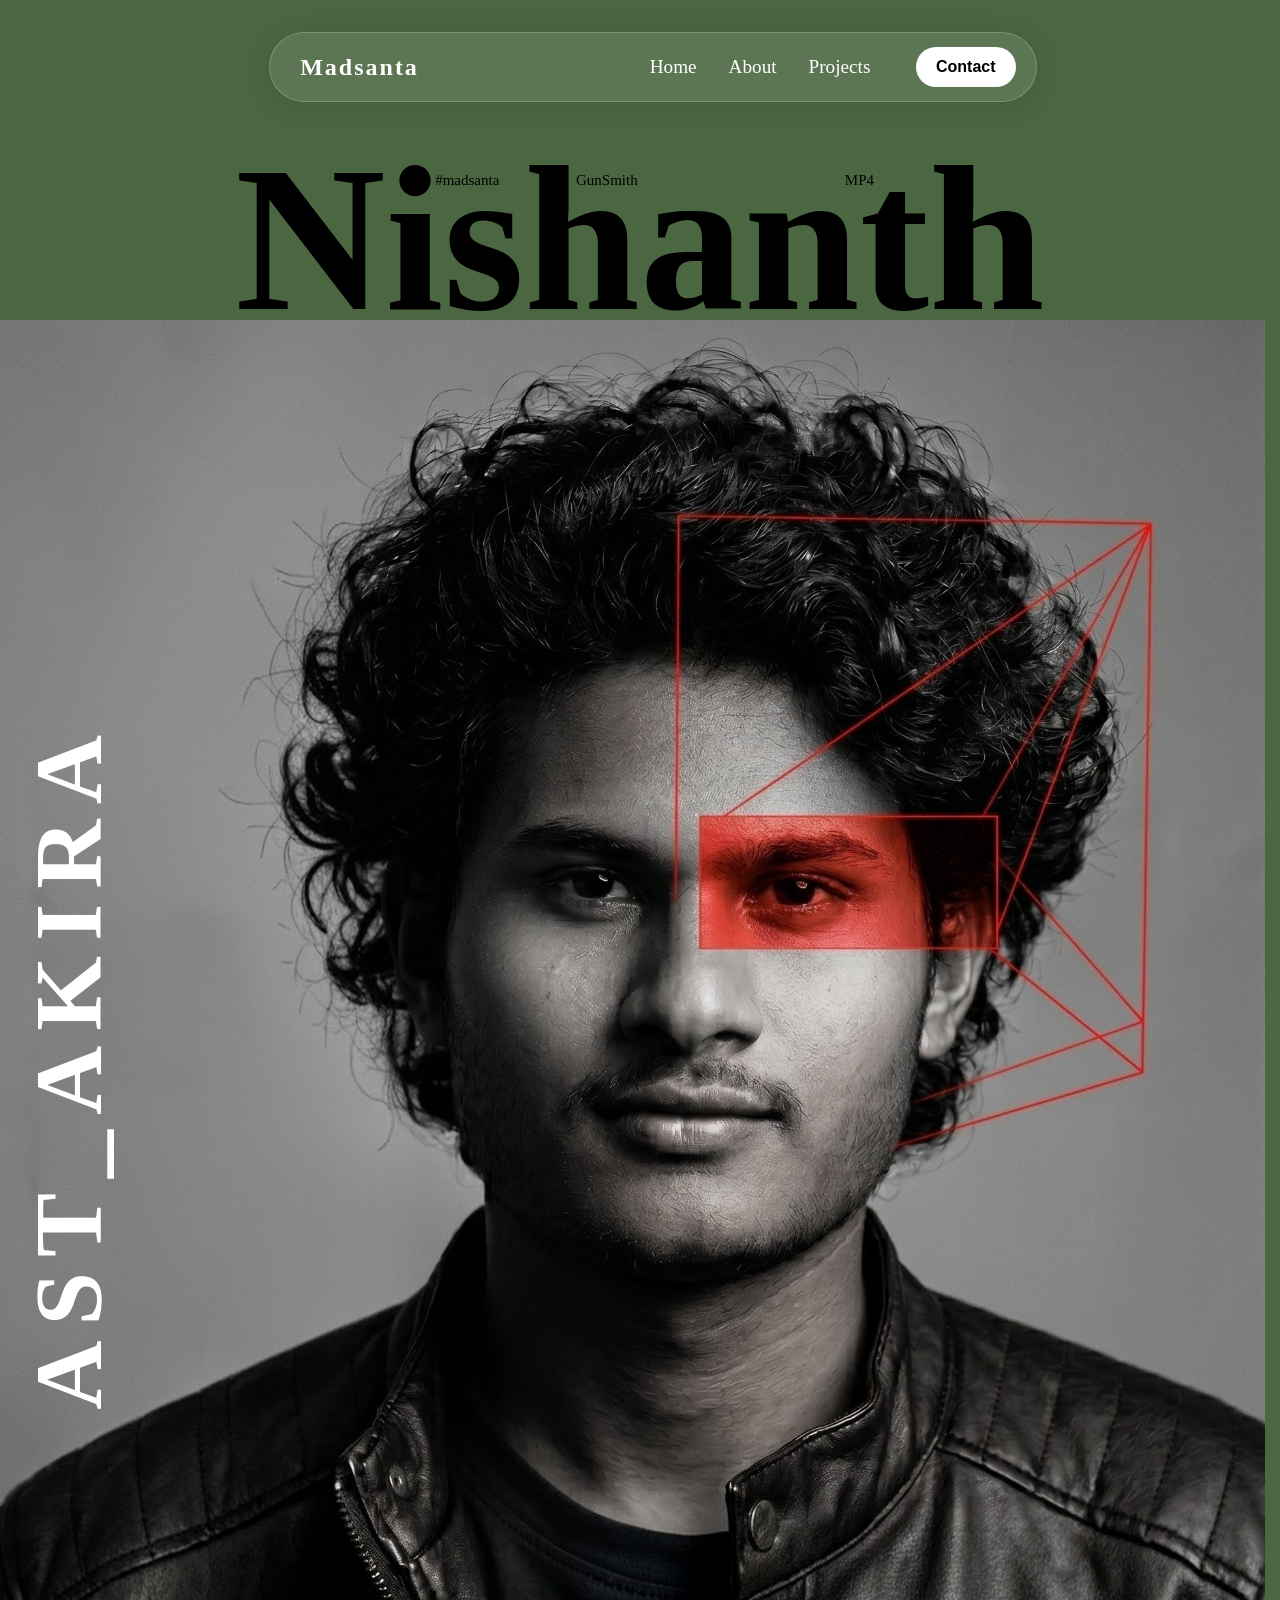
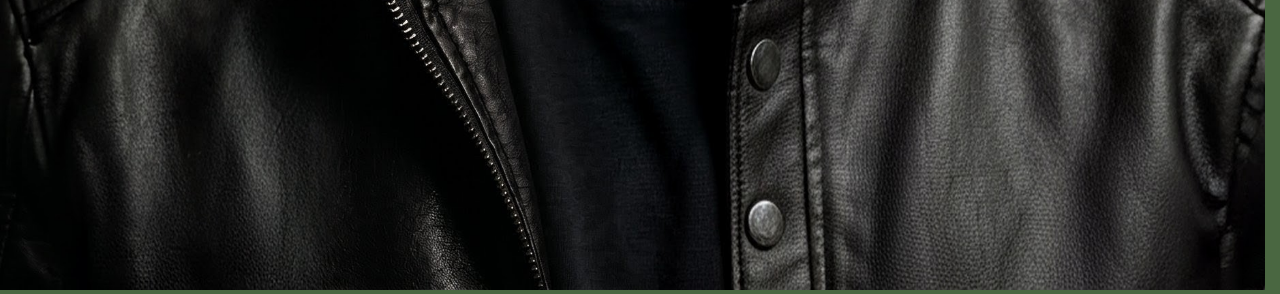
<file: index.html>
<!DOCTYPE html>
<html lang="en">
<head>
    <meta charset="UTF-8">
    <meta name="viewport" content="width=device-width, initial-scale=1.0">
    <title>Massanta</title>
    <link rel="stylesheet" href="style.css">
    <link href="https://fonts.googleapis.com/css2?family=Bebas+Neue&display=swap" rel="stylesheet">
</head>
<body>
    <nav>
      <div class="logo">
        <h1>Madsanta</h1> </div>
    <ul class="nav-links">
        <li><a href="#">Home</a></li>
        <li><a href="about.html">About</a></li>
        <li><a href="#">Projects</a></li>
      </ul>  

  <button class="btn">Contact</button>

  </nav> 
<section>
<div class="name-wrapper">
    <span class="label-1">#madsanta</span>
    <span class="label-2">GunSmith</span>
    <span class="label-3">MP4</span>
    <h1 class="tran">Nis<span id="h">h</span>anth</h1>
</div>
<img src="assect/nishanth1.png" alt="nishanth" id="nishanth">
<p id="ins">AST_AKIRA</p>


 
</section>

</body>
</html>
</file>
<file: style.css>
* {
    margin: 0;
    padding: 0;
    box-sizing: border-box;
}

nav {
    width: 60%;
    padding-top: 120px;
    padding: 1rem 5%;
    margin-top: 1rem;
    position: fixed;
    top: 1rem;
    left: 1%;
    z-index: 998;
    height: 70px;

    border-radius: 50px;
    margin-left: 20%;
    margin-bottom: 1rem;

    background: rgba(255, 255, 255, 0.1);
    backdrop-filter: blur(10px);
    border: 1px solid rgba(255, 255, 255, 0.2);
    box-shadow: 0 4px 30px rgba(0, 0, 0, 0.1);

}

.logo {
    position: absolute;
    left: 30px;
    top: 50%;
    transform: translateY(-50%);
    color: white;
    font-size: 1rem;
    font-weight: bold;
    letter-spacing: 2px;
    cursor: pointer;
}

.logo:hover {
    color: black;
    transition: all 0.8s ease;
}

.nav-links {
    position: absolute;
    left: 64%;
    top: 50%;
    transform: translate(-50%, -50%);
    /* ✅ centers in nav */
    list-style: none;
    display: flex;
    gap: 2rem;

}


.nav-links li a {
    /* position: relative; */
    text-decoration: none;
    color: white;
    font-size: 1.2rem;

}

.btn {
    position: absolute;
    right: 20px;

    top: 50%;
    transform: translateY(-50%);

    width: 100px;
    height: 40px;
    background-color: white;
    border: none;
    border-radius: 50px;
    font-size: 1rem;
    font-weight: bold;
    cursor: pointer;
    transition: all 0.8s ease;

}

.btn:hover {
    background-color: black;
    color: white;
    cursor: pointer;
}





section {
    background-color: #4a6741;
    width: 100%;
    min-height: 100vh;
    padding-top: 120px;
}


.name-wrapper {
    position: relative;

    width: 100%;
    height: 200px;
    /* background-color: white; */


}

.tran {
    display: flex;
    justify-content: center;
    align-items: center;
    font-size: 13rem;
}


.label-1,
.label-2,
.label-3 {
    position: absolute;
    font-size: 15px;
    color: black;
    top: 52px;
}

.label-1 {
    left: 34%;
}

.label-2 {
    left: 45%;
    z-index: 999;
}

.label-3 {
    left: 66%;
}

#nishanth {
    width: 98.8vw;
    height: auto;

}

#h {
    z-index: 1000;
}


#ins {
    position: absolute;
    top: 80%;
    left: 1%;
    font-weight: bold;
    letter-spacing: 15px;
    transform: translate(-50%, -50%);
    font-size: 6rem;
    color: white;
    writing-mode: vertical-rl;
    transform: rotate(180deg);
}
</file>
